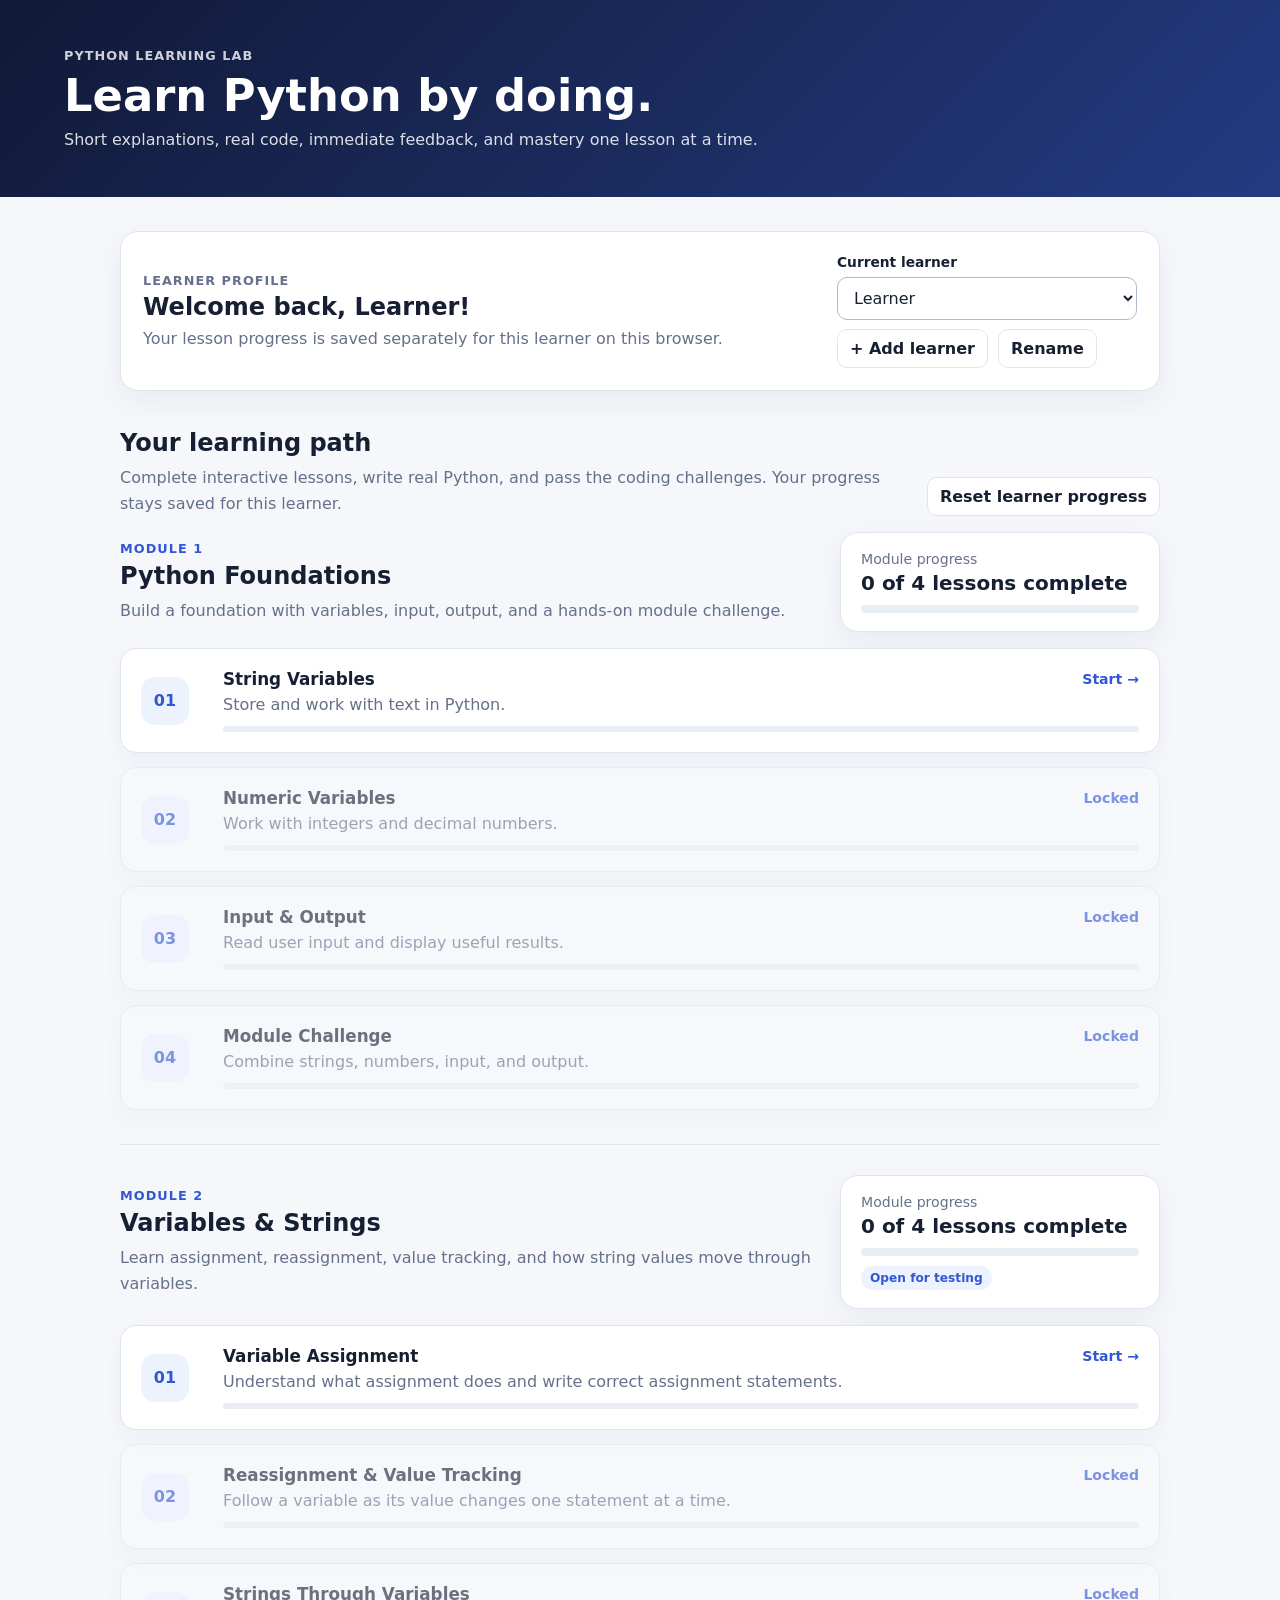
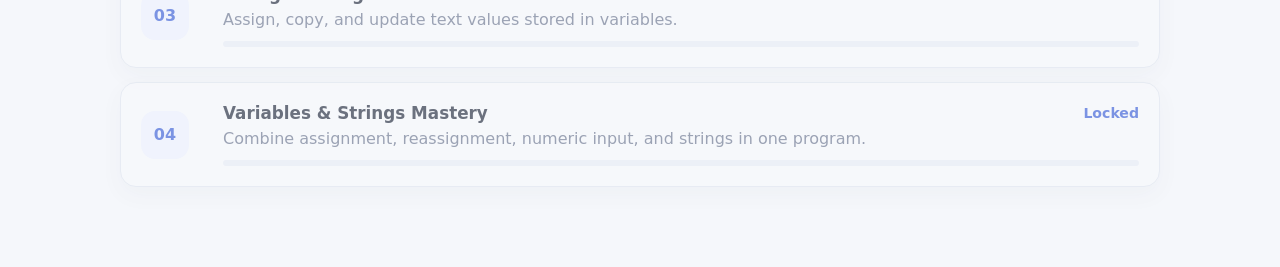
<file: index.html>
<!DOCTYPE html>
<html lang="en">
<head>
  <meta charset="UTF-8" />
  <meta name="viewport" content="width=device-width, initial-scale=1.0" />
  <title>Python Learning Lab</title>
  <link rel="stylesheet" href="styles.css" />
  <link rel="stylesheet" href="modules.css" />
</head>
<body>
  <header class="topbar dashboard-topbar">
    <div>
      <p class="eyebrow">Python Learning Lab</p>
      <h1>Learn Python by doing.</h1>
      <p class="subtitle">Short explanations, real code, immediate feedback, and mastery one lesson at a time.</p>
    </div>
  </header>

  <main class="dashboard-shell">
    <section class="profile-card" aria-labelledby="welcomeLearner">
      <div>
        <p class="eyebrow dashboard-eyebrow">Learner profile</p>
        <h2 id="welcomeLearner">Welcome back!</h2>
        <p>Your lesson progress is saved separately for this learner on this browser.</p>
      </div>
      <div class="profile-controls">
        <label for="profileSelect">Current learner</label>
        <select id="profileSelect" aria-label="Current learner"></select>
        <div class="actions profile-actions">
          <button id="addProfile" class="secondary-btn compact-btn">+ Add learner</button>
          <button id="renameProfile" class="secondary-btn compact-btn">Rename</button>
        </div>
      </div>
    </section>

    <section>
      <div class="section-heading">
        <div>
          <h2>Your learning path</h2>
          <p>Complete interactive lessons, write real Python, and pass the coding challenges. Your progress stays saved for this learner.</p>
        </div>
        <button id="resetProgress" class="secondary-btn compact-btn">Reset learner progress</button>
      </div>

      <div id="modulesContainer" class="modules-container" aria-live="polite"></div>
    </section>
  </main>

  <script src="profile-storage.js"></script>
  <script src="lessons.js"></script>
  <script src="app.js"></script>
</body>
</html>
</file>
<file: styles.css>
* { box-sizing: border-box; }
:root {
  --bg: #f5f7fb;
  --surface: #ffffff;
  --text: #172033;
  --muted: #65708a;
  --border: #dfe5ef;
  --accent: #3157d5;
  --accent-soft: #edf2ff;
  --success: #16794b;
  --success-bg: #ecf9f2;
  --error: #b42318;
  --error-bg: #fff0ef;
  --terminal: #111827;
}
body {
  margin: 0;
  font-family: Inter, ui-sans-serif, system-ui, -apple-system, BlinkMacSystemFont, "Segoe UI", sans-serif;
  background: var(--bg);
  color: var(--text);
}
a { color: inherit; }
.topbar {
  display: flex;
  justify-content: space-between;
  align-items: center;
  gap: 24px;
  padding: 28px 5vw;
  background: linear-gradient(135deg, #101936, #243b82);
  color: white;
}
.dashboard-topbar { padding-top: 48px; padding-bottom: 48px; }
.eyebrow { margin: 0 0 6px; font-weight: 700; opacity: .8; text-transform: uppercase; letter-spacing: .08em; font-size: .8rem; }
.dashboard-eyebrow { color: var(--accent); opacity: 1; }
h1 { margin: 0; font-size: clamp(1.8rem, 4vw, 2.8rem); }
h2, h3 { color: var(--text); }
.subtitle { margin: 8px 0 0; opacity: .85; }
.status { padding: 10px 14px; border-radius: 999px; background: rgba(255,255,255,.14); white-space: nowrap; font-size: .9rem; }
.back-link { display: inline-block; margin-bottom: 14px; color: white; text-decoration: none; opacity: .82; font-weight: 700; }
.back-link:hover { opacity: 1; }
.layout { display: grid; grid-template-columns: 240px minmax(0, 1fr); gap: 28px; width: min(1180px, 92vw); margin: 32px auto 80px; }
.sidebar { position: sticky; top: 24px; align-self: start; }
.progress-card, .lesson-card, .completion-card, .module-progress-card, .profile-card {
  background: var(--surface);
  border: 1px solid var(--border);
  border-radius: 18px;
  box-shadow: 0 10px 30px rgba(25, 35, 65, .06);
}
.progress-card { padding: 18px; margin-bottom: 16px; }
.progress-card span, .module-progress-card span { color: var(--muted); display: block; font-size: .88rem; }
.progress-card strong, .module-progress-card strong { display: block; margin: 4px 0 10px; font-size: 1.25rem; }
.progress-track { height: 8px; border-radius: 99px; background: #e8edf6; overflow: hidden; }
.progress-bar { height: 100%; width: 0; background: var(--accent); transition: width .25s ease; }
nav { display: grid; gap: 8px; }
.nav-item {
  width: 100%;
  border: 1px solid var(--border);
  background: white;
  color: var(--text);
  padding: 12px 14px;
  text-align: left;
  border-radius: 12px;
  cursor: pointer;
  font-weight: 650;
}
.nav-item.active { border-color: var(--accent); background: var(--accent-soft); color: var(--accent); }
.content { display: grid; gap: 22px; }
.lesson-card { padding: 28px; position: relative; }
.step-badge {
  position: absolute;
  right: 24px;
  top: 24px;
  width: 34px;
  height: 34px;
  display: grid;
  place-items: center;
  border-radius: 50%;
  background: var(--accent-soft);
  color: var(--accent);
  font-weight: 800;
}
.lesson-card h2 { margin-top: 0; }
.code-sample, .output-example, .terminal {
  border-radius: 12px;
  padding: 16px;
  margin: 14px 0;
}
.code-sample { background: #f0f3f9; border: 1px solid var(--border); overflow-x: auto; }
.code-sample pre { margin: 0; white-space: pre-wrap; }
.output-example { background: #f8fafc; border-left: 4px solid var(--accent); font-family: ui-monospace, SFMono-Regular, Menlo, monospace; white-space: pre-wrap; }
.callout { padding: 14px 16px; border-radius: 12px; background: var(--accent-soft); margin: 16px 0; }
.hint { color: var(--muted); }
label { display: block; font-weight: 700; margin: 18px 0 8px; }
textarea {
  width: 100%;
  min-height: 150px;
  resize: vertical;
  border: 1px solid #aeb9cc;
  border-radius: 12px;
  padding: 16px;
  font: 15px/1.55 ui-monospace, SFMono-Regular, Menlo, Consolas, monospace;
  background: #fbfcfe;
  color: #121827;
}
textarea:focus { outline: 3px solid rgba(49,87,213,.15); border-color: var(--accent); }
.actions { display: flex; gap: 10px; flex-wrap: wrap; margin: 14px 0 0; }
button { font: inherit; }
.run-btn, .complete-btn, .secondary-btn, .primary-link {
  border-radius: 10px;
  padding: 11px 16px;
  cursor: pointer;
  font-weight: 750;
}
.run-btn, .complete-btn, .primary-link { border: 0; background: var(--accent); color: white; }
.complete-btn:disabled { opacity: .7; cursor: default; }
.secondary-btn { background: white; color: var(--text); border: 1px solid var(--border); }
.primary-link { display: inline-block; text-decoration: none; }
.result-grid { display: grid; grid-template-columns: 1fr 1fr; gap: 16px; margin-top: 20px; }
.result-grid h3 { margin-bottom: 8px; font-size: .95rem; }
.terminal {
  min-height: 100px;
  margin: 0;
  background: var(--terminal);
  color: #d9e2f2;
  white-space: pre-wrap;
}
.feedback { min-height: 100px; padding: 16px; border-radius: 12px; border: 1px solid var(--border); }
.feedback.neutral { background: #f8fafc; }
.feedback.success { background: var(--success-bg); color: var(--success); border-color: #b8e2ca; }
.feedback.error { background: var(--error-bg); color: var(--error); border-color: #f0c1bd; }
.hidden { display: none !important; }
.completion-card { display: none; padding: 30px; text-align: center; border: 2px solid #b8e2ca; }
.completion-card.show { display: block; }

.dashboard-shell { width: min(1040px, 92vw); margin: 34px auto 80px; display: grid; gap: 34px; }
.profile-card { padding: 22px; display: grid; grid-template-columns: minmax(0, 1fr) 300px; gap: 24px; align-items: center; }
.profile-card h2 { margin: 3px 0 6px; }
.profile-card p { margin: 0; color: var(--muted); line-height: 1.5; }
.profile-controls label { margin: 0 0 7px; font-size: .86rem; }
.profile-controls select { width: 100%; border: 1px solid #aeb9cc; border-radius: 10px; padding: 10px 12px; background: white; color: var(--text); font: inherit; }
.profile-actions { margin-top: 9px; }
.dashboard-summary { display: grid; grid-template-columns: minmax(0, 1fr) 320px; gap: 28px; align-items: center; }
.dashboard-summary h2, .section-heading h2 { margin: 4px 0 8px; }
.dashboard-copy, .section-heading p { color: var(--muted); margin: 0; line-height: 1.6; }
.module-progress-card { padding: 20px; }
.section-heading { display: flex; justify-content: space-between; align-items: end; gap: 20px; margin-bottom: 16px; }
.compact-btn { padding: 9px 12px; white-space: nowrap; }
.lesson-grid { display: grid; gap: 14px; }
.lesson-tile {
  display: grid;
  grid-template-columns: 64px minmax(0, 1fr);
  gap: 18px;
  align-items: center;
  background: var(--surface);
  border: 1px solid var(--border);
  border-radius: 16px;
  padding: 20px;
  text-decoration: none;
  box-shadow: 0 8px 22px rgba(25, 35, 65, .045);
  transition: transform .15s ease, border-color .15s ease, box-shadow .15s ease;
}
a.lesson-tile:hover { transform: translateY(-2px); border-color: #b9c5e7; box-shadow: 0 12px 28px rgba(25, 35, 65, .08); }
.lesson-tile.locked { opacity: .62; background: #f8f9fc; }
.lesson-number {
  width: 48px;
  height: 48px;
  display: grid;
  place-items: center;
  border-radius: 14px;
  background: var(--accent-soft);
  color: var(--accent);
  font-weight: 850;
}
.lesson-title-row { display: flex; align-items: center; justify-content: space-between; gap: 16px; }
.lesson-title-row h3 { margin: 0; font-size: 1.05rem; }
.lesson-tile-body p { margin: 6px 0 12px; color: var(--muted); }
.lesson-status { color: var(--accent); font-weight: 800; font-size: .88rem; white-space: nowrap; }
.lesson-status.done { color: var(--success); }
.lesson-progress-track { height: 6px; }
.empty-state { width: min(640px, 90vw); margin: 90px auto; text-align: center; }

@media (max-width: 760px) {
  .topbar { align-items: flex-start; flex-direction: column; }
  .layout { grid-template-columns: 1fr; }
  .sidebar { position: static; }
  nav { grid-template-columns: 1fr 1fr; }
  .result-grid { grid-template-columns: 1fr; }
  .profile-card { grid-template-columns: 1fr; }
  .dashboard-summary { grid-template-columns: 1fr; }
  .section-heading { align-items: flex-start; flex-direction: column; }
  .lesson-tile { grid-template-columns: 48px minmax(0, 1fr); gap: 12px; padding: 16px; }
  .lesson-number { width: 42px; height: 42px; }
  .lesson-title-row { align-items: flex-start; flex-direction: column; gap: 4px; }
}
</file>
<file: modules.css>
.modules-container {
  display: grid;
  gap: 34px;
}

.module-section {
  display: grid;
  gap: 16px;
}

.module-heading-row {
  display: grid;
  grid-template-columns: minmax(0, 1fr) 320px;
  gap: 28px;
  align-items: center;
}

.module-heading-row h2 {
  margin: 4px 0 8px;
}

.compact-module-progress {
  padding: 18px 20px;
}

.test-badge {
  display: inline-block;
  margin-top: 10px;
  padding: 5px 9px;
  border-radius: 999px;
  background: var(--accent-soft);
  color: var(--accent);
  font-weight: 750;
  font-size: .76rem;
}

.module-locked {
  opacity: .68;
}

.module-section + .module-section {
  padding-top: 30px;
  border-top: 1px solid var(--border);
}

.test-pass-note {
  display: inline-block;
  margin-top: 8px;
}

@media (max-width: 760px) {
  .module-heading-row {
    grid-template-columns: 1fr;
  }
}
</file>
